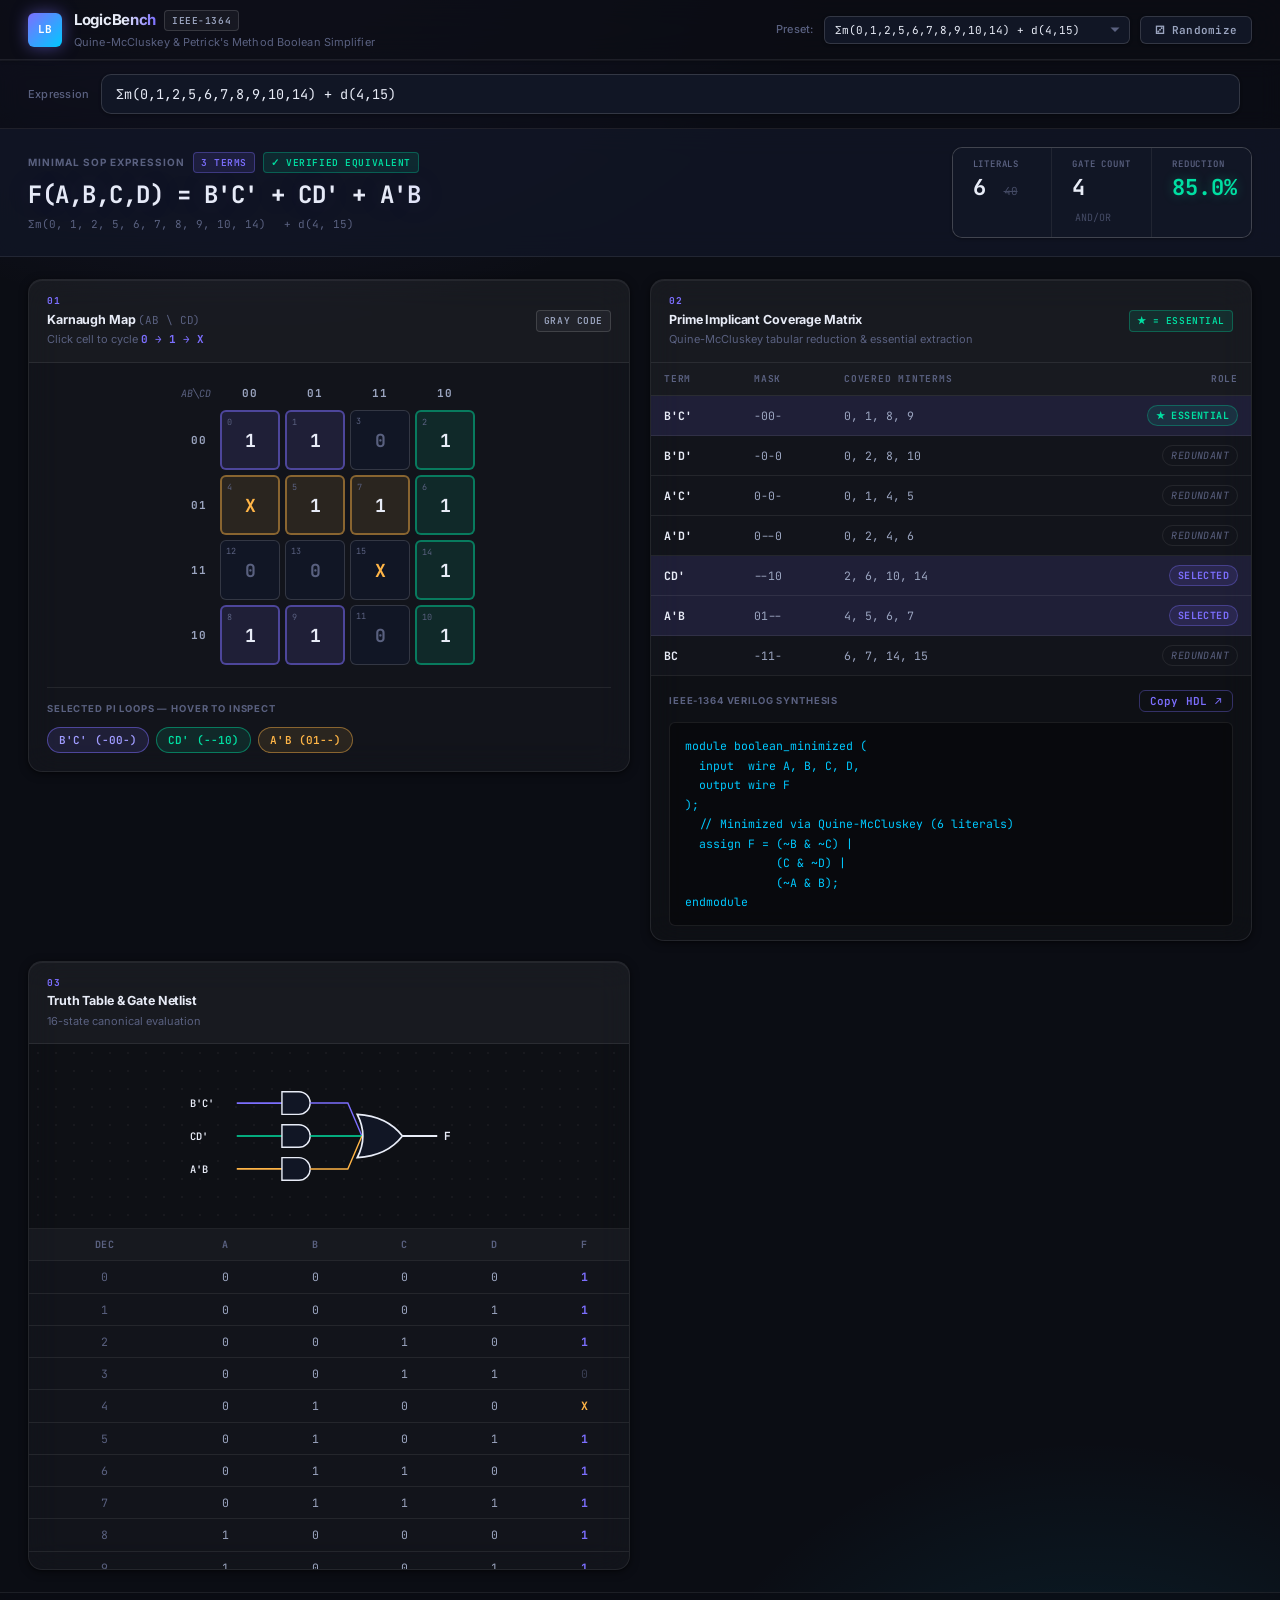
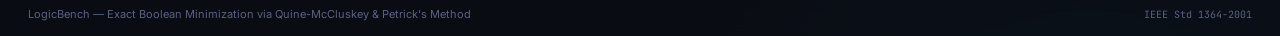
<file: frontend/index.html>
<!DOCTYPE html>
<html lang="en">
<head>
  <meta charset="UTF-8" />
  <meta name="viewport" content="width=device-width, initial-scale=1.0" />
  <title>LogicBench — IEEE-1364 Boolean Minimization Workbench</title>
  <link
    href="https://fonts.googleapis.com/css2?family=Inter:ital,wght@0,300;0,400;0,500;0,600;0,700;1,400&family=JetBrains+Mono:wght@400;500;600&display=swap"
    rel="stylesheet"
  />
  <link rel="stylesheet" href="styles.css" />
</head>

<body>

  <!-- ═══════════════════════════════════════
       Top Navigation Header
  ═══════════════════════════════════════ -->
  <header class="site-header">
    <div class="header-brand">
      <div class="logo-mark">LB</div>
      <div class="header-brand-text">
        <div style="display:flex;align-items:center;gap:8px;">
          <h1>LogicBench</h1>
          <span class="chip mono">IEEE-1364</span>
        </div>
        <p class="subtitle">Quine-McCluskey &amp; Petrick's Method Boolean Simplifier</p>
      </div>
    </div>

    <div class="header-controls">
      <label class="label-sm" for="presetSelect">Preset:</label>
      <select id="presetSelect" class="ctrl-select mono">
        <option value="default">Σm(0,1,2,5,6,7,8,9,10,14) + d(4,15)</option>
        <option value="bcd7">BCD 7-Segment 'a' Decoder</option>
        <option value="prime">4-Bit Prime Detector Σm(2,3,5,7,11,13)</option>
        <option value="xor">4-Bit Odd Parity Checker</option>
        <option value="clear">Clear All (0)</option>
      </select>
      <button id="randomBtn" class="ctrl-btn">⚂ Randomize</button>
    </div>
  </header>


  <!-- Expression input -->
  <section class="expr-bar">
    <label for="exprInput" class="label-sm">Expression</label>
    <input id="exprInput" class="expr-input mono" type="text" autocomplete="off" spellcheck="false"
      placeholder="A'B + C(D ^ A)    or    Σm(1,3,7) + d(5)" aria-describedby="exprStatus" />
    <span id="exprStatus" class="expr-status mono" role="status" aria-live="polite"></span>
  </section>

  <!-- ═══════════════════════════════════════
       Result Ribbon — Minimal SOP & KPIs
  ═══════════════════════════════════════ -->
  <section class="result-ribbon">

    <!-- SOP Expression -->
    <div>
      <div class="ribbon-label">
        Minimal SOP Expression
        <span id="epiCountBadge" class="chip accent mono">3 Terms</span>
        <span id="verifyBadge" class="chip green mono"></span>
      </div>
      <div id="sopOutput" class="sop-output mono has-result">
        F(A,B,C,D) = B'C' + A'B + CD'
      </div>
      <div class="ribbon-meta">
        <span id="mintermSummary">Σm(0, 1, 2, 5, 6, 7, 8, 9, 10, 14)</span>
        <span id="dontCareSummary">+ d(4, 15)</span>
      </div>
    </div>

    <!-- Hardware KPI tiles -->
    <div class="kpi-row">
      <div class="kpi-tile">
        <div class="kpi-label">Literals</div>
        <div class="kpi-value mono">
          <span id="minLiterals">6</span>
          <span id="canonLiterals" class="kpi-strikeout">40</span>
        </div>
      </div>
      <div class="kpi-tile">
        <div class="kpi-label">Gate Count</div>
        <div class="kpi-value mono">
          <span id="gateCount">4</span>
          <span class="kpi-strikeout" style="font-size:10px;color:var(--text-muted);text-decoration:none;margin-left:3px;">AND/OR</span>
        </div>
      </div>
      <div class="kpi-tile">
        <div class="kpi-label">Reduction</div>
        <div class="kpi-value green mono" id="reductionPct">85.0%</div>
      </div>
    </div>

  </section>


  <!-- ═══════════════════════════════════════
       Main 3-Column Workbench
  ═══════════════════════════════════════ -->
  <main class="workbench">

    <!-- ─── LEFT: Interactive Karnaugh Map ─── -->
    <div class="panel">
      <div class="panel-header">
        <div>
          <div class="panel-index">01</div>
          <div class="panel-title">Karnaugh Map <span class="mono" style="font-weight:400;font-size:11px;color:var(--text-muted);">(AB \ CD)</span></div>
          <div class="panel-subtitle">Click cell to cycle <span class="mono" style="font-weight:700;color:var(--accent);">0 → 1 → X</span></div>
        </div>
        <span class="chip mono">Gray Code</span>
      </div>

      <!-- K-Map grid container (built by JS) -->
      <div class="kmap-wrapper">
        <div id="kmapContainer" class="kmap-grid">
          <!-- Column header row injected by JS -->
        </div>
      </div>

      <!-- Prime Implicant loop pills -->
      <div class="pi-pills-section">
        <div class="pi-pills-label">Selected PI Loops — hover to inspect</div>
        <div id="piPills" class="pi-pills-wrap"></div>
      </div>
    </div>


    <!-- ─── CENTER: QM Coverage Matrix + Verilog ─── -->
    <div class="panel" style="display:flex;flex-direction:column;">
      <div class="panel-header">
        <div>
          <div class="panel-index">02</div>
          <div class="panel-title">Prime Implicant Coverage Matrix</div>
          <div class="panel-subtitle">Quine-McCluskey tabular reduction &amp; essential extraction</div>
        </div>
        <span class="chip green mono">★ = Essential</span>
      </div>

      <!-- PI table -->
      <div style="overflow-x:auto;flex:1;">
        <table class="pi-table">
          <thead>
            <tr>
              <th>Term</th>
              <th>Mask</th>
              <th>Covered Minterms</th>
              <th>Role</th>
            </tr>
          </thead>
          <tbody id="piTableBody"></tbody>
        </table>
      </div>

      <!-- Verilog HDL -->
      <div class="verilog-section">
        <div class="verilog-toolbar">
          <span class="verilog-label">IEEE-1364 Verilog Synthesis</span>
          <button id="copyVerilogBtn" class="copy-btn">Copy HDL ↗</button>
        </div>
        <pre id="verilogCode" class="verilog-pre"></pre>
      </div>
    </div>


    <!-- ─── RIGHT: Gate Schematic + Truth Table ─── -->
    <div class="panel" style="display:flex;flex-direction:column;">
      <div class="panel-header">
        <div>
          <div class="panel-index">03</div>
          <div class="panel-title">Truth Table &amp; Gate Netlist</div>
          <div class="panel-subtitle">16-state canonical evaluation</div>
        </div>
      </div>

      <!-- Gate schematic -->
      <div class="schematic-area">
        <svg id="schematicSvg" viewBox="0 0 320 170" style="width:100%;max-height:160px;"></svg>
      </div>

      <!-- Truth table -->
      <div style="flex:1;overflow-y:auto;max-height:340px;">
        <table class="truth-table">
          <thead>
            <tr>
              <th>Dec</th>
              <th>A</th>
              <th>B</th>
              <th>C</th>
              <th>D</th>
              <th>F</th>
            </tr>
          </thead>
          <tbody id="truthTableBody"></tbody>
        </table>
      </div>
    </div>

  </main>


  <!-- ═══════════════════════════════════════
       Footer
  ═══════════════════════════════════════ -->
  <footer class="site-footer">
    <span class="footer-text">
      LogicBench &mdash; Exact Boolean Minimization via Quine-McCluskey &amp; Petrick's Method
    </span>
    <span class="footer-text mono" style="font-size:10px;">IEEE Std 1364-2001</span>
  </footer>


  <script src="app.js"></script>
</body>
</html>
</file>
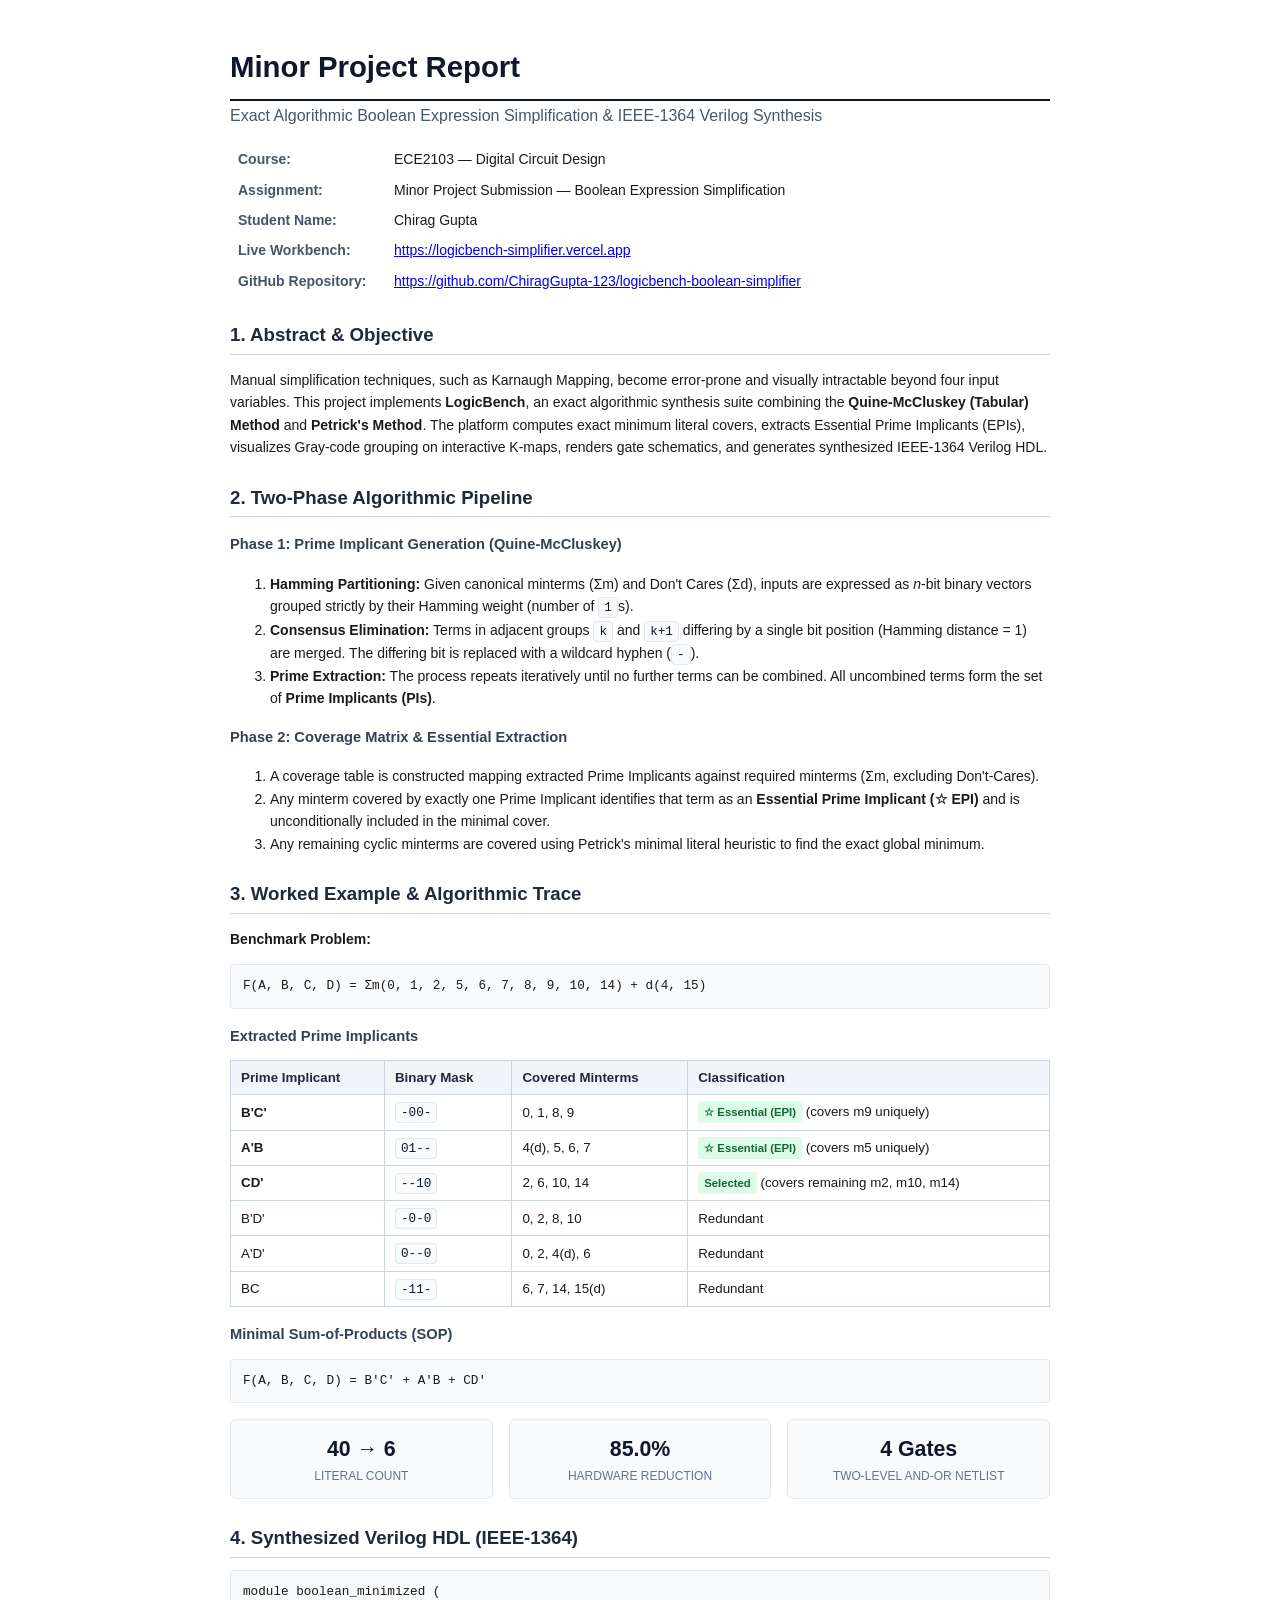
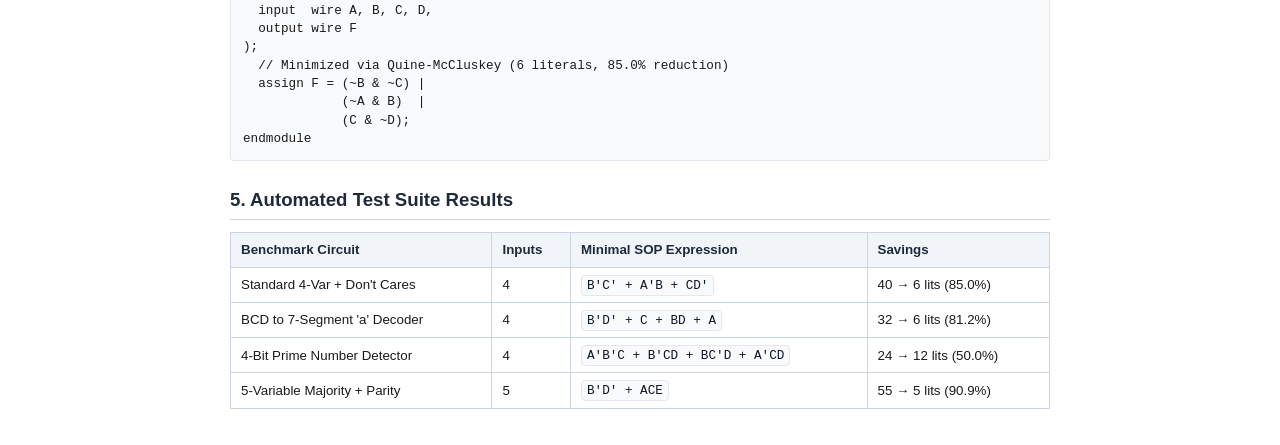
<file: docs/project_report.html>
<!DOCTYPE html>
<html lang="en">
<head>
<meta charset="UTF-8">
<title>Minor Project Report — LogicBench Boolean Simplifier</title>
<style>
  @page { margin: 20mm 18mm; size: A4; }
  body {
    font-family: 'Segoe UI', -apple-system, BlinkMacSystemFont, Roboto, Helvetica, Arial, sans-serif;
    color: #1a1a1a;
    line-height: 1.6;
    max-width: 820px;
    margin: 0 auto;
    padding: 24px;
    background: #fff;
  }
  h1 { font-size: 22pt; margin-bottom: 4px; color: #0f172a; border-bottom: 2px solid #0f172a; padding-bottom: 8px; }
  .meta-table { width: 100%; border-collapse: collapse; margin-bottom: 24px; font-size: 10.5pt; }
  .meta-table td { padding: 4px 8px; }
  .meta-table td:first-child { font-weight: bold; width: 140px; color: #475569; }
  h2 { font-size: 14pt; margin-top: 24px; margin-bottom: 8px; color: #1e293b; border-bottom: 1px solid #cbd5e1; padding-bottom: 4px; }
  h3 { font-size: 11pt; margin-top: 16px; margin-bottom: 6px; color: #334155; }
  p, li { font-size: 10.5pt; }
  code, pre { font-family: 'Courier New', Courier, monospace; background: #f8fafc; border: 1px solid #e2e8f0; border-radius: 4px; }
  code { padding: 2px 5px; font-size: 9.5pt; color: #0f172a; }
  pre { padding: 12px; font-size: 9.5pt; overflow-x: auto; line-height: 1.45; }
  table.data-table { width: 100%; border-collapse: collapse; margin: 12px 0; font-size: 10pt; }
  table.data-table th, table.data-table td { border: 1px solid #cbd5e1; padding: 6px 10px; text-align: left; }
  table.data-table th { background: #f1f5f9; font-weight: 600; color: #1e293b; }
  .badge { display: inline-block; padding: 2px 6px; font-size: 8.5pt; font-weight: bold; border-radius: 3px; background: #dcfce7; color: #166534; }
  .kpi-box { display: flex; gap: 16px; margin: 16px 0; }
  .kpi-card { flex: 1; padding: 12px; background: #f8fafc; border: 1px solid #e2e8f0; border-radius: 6px; text-align: center; }
  .kpi-card .num { font-size: 16pt; font-weight: bold; color: #0f172a; }
  .kpi-card .lbl { font-size: 9pt; color: #64748b; text-transform: uppercase; }
  @media print {
    body { padding: 0; }
    .no-print { display: none; }
  }
</style>
</head>
<body>

<h1>Minor Project Report</h1>
<p style="font-size: 12pt; color: #475569; margin-top: -2px; margin-bottom: 16px;">Exact Algorithmic Boolean Expression Simplification &amp; IEEE-1364 Verilog Synthesis</p>

<table class="meta-table">
  <tr><td>Course:</td><td>ECE2103 — Digital Circuit Design</td></tr>
  <tr><td>Assignment:</td><td>Minor Project Submission — Boolean Expression Simplification</td></tr>
  <tr><td>Student Name:</td><td>Chirag Gupta</td></tr>
  <tr><td>Live Workbench:</td><td><a href="https://logicbench-simplifier.vercel.app">https://logicbench-simplifier.vercel.app</a></td></tr>
  <tr><td>GitHub Repository:</td><td><a href="https://github.com/ChiragGupta-123/logicbench-boolean-simplifier">https://github.com/ChiragGupta-123/logicbench-boolean-simplifier</a></td></tr>
</table>

<h2>1. Abstract &amp; Objective</h2>
<p>
Manual simplification techniques, such as Karnaugh Mapping, become error-prone and visually intractable beyond four input variables. This project implements <strong>LogicBench</strong>, an exact algorithmic synthesis suite combining the <strong>Quine-McCluskey (Tabular) Method</strong> and <strong>Petrick's Method</strong>. The platform computes exact minimum literal covers, extracts Essential Prime Implicants (EPIs), visualizes Gray-code grouping on interactive K-maps, renders gate schematics, and generates synthesized IEEE-1364 Verilog HDL.
</p>

<h2>2. Two-Phase Algorithmic Pipeline</h2>
<h3>Phase 1: Prime Implicant Generation (Quine-McCluskey)</h3>
<ol>
  <li><strong>Hamming Partitioning:</strong> Given canonical minterms (&Sigma;m) and Don't Cares (&Sigma;d), inputs are expressed as <em>n</em>-bit binary vectors grouped strictly by their Hamming weight (number of <code>1</code>s).</li>
  <li><strong>Consensus Elimination:</strong> Terms in adjacent groups <code>k</code> and <code>k+1</code> differing by a single bit position (Hamming distance = 1) are merged. The differing bit is replaced with a wildcard hyphen (<code>-</code>).</li>
  <li><strong>Prime Extraction:</strong> The process repeats iteratively until no further terms can be combined. All uncombined terms form the set of <strong>Prime Implicants (PIs)</strong>.</li>
</ol>

<h3>Phase 2: Coverage Matrix &amp; Essential Extraction</h3>
<ol>
  <li>A coverage table is constructed mapping extracted Prime Implicants against required minterms (&Sigma;m, excluding Don't-Cares).</li>
  <li>Any minterm covered by exactly one Prime Implicant identifies that term as an <strong>Essential Prime Implicant (&star; EPI)</strong> and is unconditionally included in the minimal cover.</li>
  <li>Any remaining cyclic minterms are covered using Petrick's minimal literal heuristic to find the exact global minimum.</li>
</ol>

<h2>3. Worked Example &amp; Algorithmic Trace</h2>
<p><strong>Benchmark Problem:</strong></p>
<pre>F(A, B, C, D) = &Sigma;m(0, 1, 2, 5, 6, 7, 8, 9, 10, 14) + d(4, 15)</pre>

<h3>Extracted Prime Implicants</h3>
<table class="data-table">
  <thead>
    <tr><th>Prime Implicant</th><th>Binary Mask</th><th>Covered Minterms</th><th>Classification</th></tr>
  </thead>
  <tbody>
    <tr><td><strong>B'C'</strong></td><td><code>-00-</code></td><td>0, 1, 8, 9</td><td><span class="badge">&star; Essential (EPI)</span> (covers m9 uniquely)</td></tr>
    <tr><td><strong>A'B</strong></td><td><code>01--</code></td><td>4(d), 5, 6, 7</td><td><span class="badge">&star; Essential (EPI)</span> (covers m5 uniquely)</td></tr>
    <tr><td><strong>CD'</strong></td><td><code>--10</code></td><td>2, 6, 10, 14</td><td><span class="badge">Selected</span> (covers remaining m2, m10, m14)</td></tr>
    <tr><td>B'D'</td><td><code>-0-0</code></td><td>0, 2, 8, 10</td><td>Redundant</td></tr>
    <tr><td>A'D'</td><td><code>0--0</code></td><td>0, 2, 4(d), 6</td><td>Redundant</td></tr>
    <tr><td>BC</td><td><code>-11-</code></td><td>6, 7, 14, 15(d)</td><td>Redundant</td></tr>
  </tbody>
</table>

<h3>Minimal Sum-of-Products (SOP)</h3>
<pre>F(A, B, C, D) = B'C' + A'B + CD'</pre>

<div class="kpi-box">
  <div class="kpi-card">
    <div class="num">40 &rarr; 6</div>
    <div class="lbl">Literal Count</div>
  </div>
  <div class="kpi-card">
    <div class="num">85.0%</div>
    <div class="lbl">Hardware Reduction</div>
  </div>
  <div class="kpi-card">
    <div class="num">4 Gates</div>
    <div class="lbl">Two-Level AND-OR Netlist</div>
  </div>
</div>

<h2>4. Synthesized Verilog HDL (IEEE-1364)</h2>
<pre>
module boolean_minimized (
  input  wire A, B, C, D,
  output wire F
);
  // Minimized via Quine-McCluskey (6 literals, 85.0% reduction)
  assign F = (~B &amp; ~C) |
             (~A &amp; B)  |
             (C &amp; ~D);
endmodule
</pre>

<h2>5. Automated Test Suite Results</h2>
<table class="data-table">
  <thead>
    <tr><th>Benchmark Circuit</th><th>Inputs</th><th>Minimal SOP Expression</th><th>Savings</th></tr>
  </thead>
  <tbody>
    <tr><td>Standard 4-Var + Don't Cares</td><td>4</td><td><code>B'C' + A'B + CD'</code></td><td>40 &rarr; 6 lits (85.0%)</td></tr>
    <tr><td>BCD to 7-Segment 'a' Decoder</td><td>4</td><td><code>B'D' + C + BD + A</code></td><td>32 &rarr; 6 lits (81.2%)</td></tr>
    <tr><td>4-Bit Prime Number Detector</td><td>4</td><td><code>A'B'C + B'CD + BC'D + A'CD</code></td><td>24 &rarr; 12 lits (50.0%)</td></tr>
    <tr><td>5-Variable Majority + Parity</td><td>5</td><td><code>B'D' + ACE</code></td><td>55 &rarr; 5 lits (90.9%)</td></tr>
  </tbody>
</table>

</body>
</html>
</file>
<file: frontend/styles.css>
/* =========================================================
   LogicBench — Upgraded UI  ·  Dark Glass Theme
   ========================================================= */

@import url('https://fonts.googleapis.com/css2?family=Inter:ital,wght@0,300;0,400;0,500;0,600;0,700;1,400&family=JetBrains+Mono:wght@400;500;600&display=swap');

/* ---------- Reset & Base ---------- */
*, *::before, *::after { box-sizing: border-box; margin: 0; padding: 0; }

:root {
  /* ── Core palette ── */
  --bg:           #0B0D14;
  --bg-mesh:      #0D1020;
  --surface:      rgba(255,255,255,.045);
  --surface-2:    rgba(255,255,255,.028);
  --surface-solid:#111625;
  --border:       rgba(255,255,255,.08);
  --border-2:     rgba(255,255,255,.14);
  --text-primary:   #E8ECF7;
  --text-secondary: #9BA5C0;
  --text-muted:     #5A6180;

  /* ── Accent: electric indigo + cyan ── */
  --accent:        #7C6FFF;
  --accent-2:      #00C9FF;
  --accent-glow:   rgba(124,111,255,.35);
  --accent-light:  rgba(124,111,255,.12);
  --accent-border: rgba(124,111,255,.35);

  /* ── Status colours ── */
  --green:         #00DFA2;
  --green-light:   rgba(0,223,162,.10);
  --green-border:  rgba(0,223,162,.30);
  --amber:         #FFB547;
  --amber-light:   rgba(255,181,71,.10);
  --amber-border:  rgba(255,181,71,.30);
  --red:           #FF5A6E;

  /* ── Loop highlight colours ── */
  --loop-0-bg: rgba(124,111,255,.13); --loop-0-bd: rgba(124,111,255,.5); --loop-0-tx: #A09CFF;
  --loop-1-bg: rgba(0,223,162,.10);   --loop-1-bd: rgba(0,223,162,.45);  --loop-1-tx: #00DFA2;
  --loop-2-bg: rgba(255,181,71,.10);  --loop-2-bd: rgba(255,181,71,.45); --loop-2-tx: #FFB547;
  --loop-3-bg: rgba(255,90,110,.10);  --loop-3-bd: rgba(255,90,110,.45); --loop-3-tx: #FF7A8A;
  --loop-4-bg: rgba(0,201,255,.10);   --loop-4-bd: rgba(0,201,255,.40);  --loop-4-tx: #00C9FF;

  /* ── Radii & shadows ── */
  --radius-sm: 6px;
  --radius:    10px;
  --radius-lg: 14px;
  --shadow-xs: 0 1px 3px rgba(0,0,0,.35);
  --shadow-sm: 0 2px 10px rgba(0,0,0,.45), 0 1px 3px rgba(0,0,0,.3);
  --shadow:    0 8px 32px rgba(0,0,0,.55), 0 2px 8px rgba(0,0,0,.35);
  --glow:      0 0 24px var(--accent-glow);
}

html { font-size: 15px; }

body {
  font-family: 'Inter', -apple-system, BlinkMacSystemFont, sans-serif;
  background: var(--bg);
  background-image:
    radial-gradient(ellipse 80% 50% at 20% -10%, rgba(124,111,255,.18) 0%, transparent 60%),
    radial-gradient(ellipse 60% 40% at 85% 110%, rgba(0,201,255,.12) 0%, transparent 55%);
  color: var(--text-primary);
  line-height: 1.5;
  min-height: 100vh;
  display: flex;
  flex-direction: column;
  -webkit-font-smoothing: antialiased;
}

.mono { font-family: 'JetBrains Mono', 'Fira Mono', monospace; }

/* ---------- Scrollbars ---------- */
::-webkit-scrollbar { width: 5px; height: 5px; }
::-webkit-scrollbar-track { background: transparent; }
::-webkit-scrollbar-thumb { background: var(--border-2); border-radius: 99px; }
::-webkit-scrollbar-thumb:hover { background: var(--accent); }

/* =========================================================
   HEADER
   ========================================================= */
.site-header {
  background: rgba(11,13,20,.82);
  backdrop-filter: blur(20px);
  -webkit-backdrop-filter: blur(20px);
  border-bottom: 1px solid var(--border);
  padding: 0 28px;
  height: 60px;
  display: flex;
  align-items: center;
  justify-content: space-between;
  gap: 16px;
  position: sticky;
  top: 0;
  z-index: 100;
  box-shadow: 0 1px 0 rgba(255,255,255,.05), var(--shadow-xs);
}

.logo-mark {
  width: 34px;
  height: 34px;
  background: linear-gradient(135deg, var(--accent) 0%, var(--accent-2) 100%);
  color: #fff;
  display: flex;
  align-items: center;
  justify-content: center;
  font-family: 'JetBrains Mono', monospace;
  font-size: 11px;
  font-weight: 700;
  letter-spacing: .03em;
  border-radius: var(--radius-sm);
  flex-shrink: 0;
  box-shadow: 0 0 16px rgba(124,111,255,.5);
}

.header-brand { display: flex; align-items: center; gap: 12px; }
.header-brand-text h1 {
  font-size: 15px;
  font-weight: 700;
  letter-spacing: -.02em;
  background: linear-gradient(90deg, var(--text-primary) 60%, var(--accent));
  -webkit-background-clip: text;
  -webkit-text-fill-color: transparent;
  background-clip: text;
}

.chip {
  display: inline-flex;
  align-items: center;
  font-family: 'JetBrains Mono', monospace;
  font-size: 9.5px;
  font-weight: 600;
  letter-spacing: .06em;
  padding: 2px 7px;
  border-radius: 4px;
  background: var(--surface);
  border: 1px solid var(--border-2);
  color: var(--text-secondary);
  line-height: 1.6;
  user-select: none;
  text-transform: uppercase;
}
.chip.accent {
  background: var(--accent-light);
  border-color: var(--accent-border);
  color: var(--accent);
}
.chip.green  {
  background: var(--green-light);
  border-color: var(--green-border);
  color: var(--green);
}

.subtitle { font-size: 11px; color: var(--text-muted); margin-top: 2px; letter-spacing: .01em; }

.header-controls { display: flex; align-items: center; gap: 10px; flex-wrap: wrap; }

.label-sm {
  font-size: 11px;
  font-weight: 500;
  color: var(--text-muted);
  white-space: nowrap;
  letter-spacing: .02em;
}

select.ctrl-select {
  font-family: 'JetBrains Mono', monospace;
  font-size: 11px;
  color: var(--text-primary);
  background: var(--surface-solid);
  border: 1px solid var(--border-2);
  border-radius: var(--radius-sm);
  padding: 6px 28px 6px 10px;
  appearance: none;
  -webkit-appearance: none;
  background-image: url("data:image/svg+xml,%3Csvg xmlns='http://www.w3.org/2000/svg' width='12' height='12' viewBox='0 0 12 12'%3E%3Cpath fill='%235A6180' d='M6 8L1.5 3.5h9z'/%3E%3C/svg%3E");
  background-repeat: no-repeat;
  background-position: right 8px center;
  cursor: pointer;
  outline: none;
  transition: border-color .15s, box-shadow .15s;
  box-shadow: var(--shadow-xs);
}
select.ctrl-select:focus {
  border-color: var(--accent);
  box-shadow: 0 0 0 3px var(--accent-light);
}

button.ctrl-btn {
  font-family: 'JetBrains Mono', monospace;
  font-size: 11px;
  font-weight: 600;
  color: var(--text-secondary);
  background: var(--surface-solid);
  border: 1px solid var(--border-2);
  border-radius: var(--radius-sm);
  padding: 6px 14px;
  cursor: pointer;
  outline: none;
  transition: border-color .15s, background .15s, color .15s, box-shadow .15s;
  box-shadow: var(--shadow-xs);
  white-space: nowrap;
  letter-spacing: .02em;
}
button.ctrl-btn:hover {
  border-color: var(--accent);
  color: var(--accent);
  background: var(--accent-light);
  box-shadow: 0 0 10px var(--accent-glow);
}

/* =========================================================
   EXPRESSION BAR
   ========================================================= */
.expr-bar {
  display: flex;
  align-items: center;
  gap: 12px;
  padding: 14px 28px;
  background: rgba(11,13,20,.60);
  backdrop-filter: blur(10px);
  border-bottom: 1px solid var(--border);
  flex-wrap: wrap;
}

.expr-input {
  flex: 1 1 320px;
  min-width: 0;
  padding: 10px 14px;
  font-family: 'JetBrains Mono', monospace;
  font-size: 13.5px;
  color: var(--text-primary);
  background: var(--surface-solid);
  border: 1px solid var(--border-2);
  border-radius: var(--radius);
  box-shadow: var(--shadow-xs);
  outline: none;
  transition: border-color .15s, box-shadow .15s;
  caret-color: var(--accent);
}
.expr-input::placeholder { color: var(--text-muted); }
.expr-input:focus {
  border-color: var(--accent);
  box-shadow: 0 0 0 3px var(--accent-light), 0 0 16px rgba(124,111,255,.2);
}
.expr-input.invalid {
  border-color: var(--red);
  box-shadow: 0 0 0 3px rgba(255,90,110,.12);
}

.expr-status { font-size: 11.5px; color: var(--text-muted); font-family: 'JetBrains Mono', monospace; }
.expr-status.error { color: var(--red); }

/* =========================================================
   RESULT RIBBON
   ========================================================= */
.result-ribbon {
  background: rgba(17,22,37,.85);
  backdrop-filter: blur(14px);
  border-bottom: 1px solid var(--border);
  padding: 18px 28px;
  display: grid;
  grid-template-columns: 1fr auto;
  gap: 24px;
  align-items: center;
}
@media (max-width: 768px) { .result-ribbon { grid-template-columns: 1fr; } }

.ribbon-label {
  font-size: 10px;
  font-weight: 700;
  letter-spacing: .10em;
  text-transform: uppercase;
  color: var(--text-muted);
  display: flex;
  align-items: center;
  gap: 8px;
  margin-bottom: 7px;
}

.sop-output {
  font-family: 'JetBrains Mono', monospace;
  font-size: 24px;
  font-weight: 700;
  letter-spacing: -.02em;
  color: var(--text-primary);
  line-height: 1.25;
  word-break: break-all;
  text-shadow: 0 0 32px rgba(124,111,255,.18);
}

.ribbon-meta {
  font-family: 'JetBrains Mono', monospace;
  font-size: 11px;
  color: var(--text-muted);
  display: flex;
  flex-wrap: wrap;
  gap: 18px;
  margin-top: 6px;
}

/* KPI tiles */
.kpi-row {
  display: flex;
  gap: 1px;
  background: var(--border);
  border: 1px solid var(--border-2);
  border-radius: var(--radius);
  overflow: hidden;
  box-shadow: var(--shadow-xs);
}

.kpi-tile {
  background: var(--surface-solid);
  padding: 10px 20px;
  flex: 1;
  min-width: 86px;
}

.kpi-label {
  font-family: 'JetBrains Mono', monospace;
  font-size: 9px;
  font-weight: 600;
  letter-spacing: .09em;
  text-transform: uppercase;
  color: var(--text-muted);
  white-space: nowrap;
}

.kpi-value {
  font-family: 'JetBrains Mono', monospace;
  font-size: 22px;
  font-weight: 700;
  color: var(--text-primary);
  line-height: 1.2;
  margin-top: 3px;
}

.kpi-value span.kpi-strikeout {
  font-size: 11px;
  font-weight: 400;
  color: var(--text-muted);
  text-decoration: line-through;
  margin-left: 5px;
  opacity: .7;
}

.kpi-value.green { color: var(--green); text-shadow: 0 0 12px rgba(0,223,162,.3); }

/* =========================================================
   MAIN WORKBENCH GRID
   ========================================================= */
.workbench {
  flex: 1;
  display: grid;
  grid-template-columns: 400px 1fr 310px;
  gap: 20px;
  padding: 22px 28px;
  max-width: 1700px;
  width: 100%;
  margin: 0 auto;
  align-items: start;
}

@media (max-width: 1280px) { .workbench { grid-template-columns: 1fr 1fr; } }
@media (max-width: 768px)  { .workbench { grid-template-columns: 1fr; } }

/* =========================================================
   PANELS  (glass card)
   ========================================================= */
.panel {
  background: rgba(255,255,255,.032);
  backdrop-filter: blur(16px);
  -webkit-backdrop-filter: blur(16px);
  border: 1px solid var(--border);
  border-radius: var(--radius-lg);
  overflow: hidden;
  box-shadow: var(--shadow-sm), inset 0 1px 0 rgba(255,255,255,.06);
  transition: box-shadow .2s;
}
.panel:hover {
  box-shadow: var(--shadow), inset 0 1px 0 rgba(255,255,255,.08);
}

.panel-header {
  padding: 14px 18px;
  border-bottom: 1px solid var(--border);
  display: flex;
  align-items: center;
  justify-content: space-between;
  gap: 8px;
  background: rgba(255,255,255,.025);
}

.panel-index {
  font-family: 'JetBrains Mono', monospace;
  font-size: 9.5px;
  font-weight: 700;
  color: var(--accent);
  letter-spacing: .10em;
  margin-bottom: 2px;
  text-transform: uppercase;
}

.panel-title {
  font-size: 12.5px;
  font-weight: 700;
  color: var(--text-primary);
  letter-spacing: -.01em;
}

.panel-subtitle {
  font-size: 11px;
  color: var(--text-muted);
  margin-top: 2px;
}

.panel-body { padding: 16px; }

/* =========================================================
   KARNAUGH MAP
   ========================================================= */
.kmap-wrapper {
  display: flex;
  justify-content: center;
  padding: 22px 16px;
}

.kmap-grid {
  display: grid;
  grid-template-columns: 32px repeat(4, 1fr);
  gap: 5px;
}

.kmap-corner {
  display: flex;
  align-items: flex-end;
  justify-content: flex-end;
  padding-bottom: 4px;
  padding-right: 4px;
  font-family: 'JetBrains Mono', monospace;
  font-size: 10px;
  color: var(--text-muted);
  font-style: italic;
}

.kmap-col-label {
  font-family: 'JetBrains Mono', monospace;
  font-size: 11px;
  font-weight: 700;
  color: var(--text-secondary);
  text-align: center;
  padding-bottom: 4px;
  letter-spacing: .05em;
}

.kmap-row-label {
  font-family: 'JetBrains Mono', monospace;
  font-size: 11px;
  font-weight: 700;
  color: var(--text-secondary);
  display: flex;
  align-items: center;
  justify-content: center;
  letter-spacing: .05em;
}

.kmap-cell {
  position: relative;
  width: 60px;
  height: 60px;
  border: 1.5px solid var(--border-2);
  border-radius: var(--radius-sm);
  background: var(--surface-solid);
  cursor: pointer;
  display: flex;
  flex-direction: column;
  align-items: center;
  justify-content: center;
  transition: border-color .15s, background .15s, transform .1s, box-shadow .15s;
  outline: none;
  user-select: none;
}
.kmap-cell:hover {
  border-color: var(--accent);
  background: var(--accent-light);
  transform: scale(1.06);
  box-shadow: 0 0 10px var(--accent-glow);
}
.kmap-cell:active { transform: scale(.95); }

.kmap-cell-idx {
  position: absolute;
  top: 4px;
  left: 5px;
  font-family: 'JetBrains Mono', monospace;
  font-size: 8.5px;
  color: var(--text-muted);
}

.kmap-cell-val {
  font-family: 'JetBrains Mono', monospace;
  font-size: 18px;
  font-weight: 700;
}

/* loop highlight classes */
.kmap-cell.loop-0 { background: var(--loop-0-bg); border-color: var(--loop-0-bd); border-width: 2px; }
.kmap-cell.loop-1 { background: var(--loop-1-bg); border-color: var(--loop-1-bd); border-width: 2px; }
.kmap-cell.loop-2 { background: var(--loop-2-bg); border-color: var(--loop-2-bd); border-width: 2px; }
.kmap-cell.loop-3 { background: var(--loop-3-bg); border-color: var(--loop-3-bd); border-width: 2px; }
.kmap-cell.loop-4 { background: var(--loop-4-bg); border-color: var(--loop-4-bd); border-width: 2px; }

/* =========================================================
   PI PILLS
   ========================================================= */
.pi-pills-section {
  margin: 0 18px 18px;
  padding-top: 14px;
  border-top: 1px solid var(--border);
}
.pi-pills-label {
  font-size: 9.5px;
  font-weight: 700;
  letter-spacing: .09em;
  text-transform: uppercase;
  color: var(--text-muted);
  margin-bottom: 10px;
}
.pi-pills-wrap { display: flex; flex-wrap: wrap; gap: 7px; }

.pi-pill {
  font-family: 'JetBrains Mono', monospace;
  font-size: 11px;
  font-weight: 600;
  padding: 4px 11px;
  border-radius: 99px;
  border: 1.5px solid;
  cursor: pointer;
  transition: opacity .15s, transform .1s, box-shadow .15s;
  white-space: nowrap;
  letter-spacing: .01em;
}
.pi-pill:hover { opacity: .88; transform: translateY(-2px); box-shadow: 0 4px 14px rgba(0,0,0,.3); }

.pi-pill.loop-0 { background: var(--loop-0-bg); border-color: var(--loop-0-bd); color: var(--loop-0-tx); }
.pi-pill.loop-1 { background: var(--loop-1-bg); border-color: var(--loop-1-bd); color: var(--loop-1-tx); }
.pi-pill.loop-2 { background: var(--loop-2-bg); border-color: var(--loop-2-bd); color: var(--loop-2-tx); }
.pi-pill.loop-3 { background: var(--loop-3-bg); border-color: var(--loop-3-bd); color: var(--loop-3-tx); }
.pi-pill.loop-4 { background: var(--loop-4-bg); border-color: var(--loop-4-bd); color: var(--loop-4-tx); }

/* =========================================================
   PI COVERAGE TABLE
   ========================================================= */
.pi-table { width: 100%; border-collapse: collapse; }

.pi-table thead th {
  padding: 9px 13px;
  font-family: 'JetBrains Mono', monospace;
  font-size: 9.5px;
  font-weight: 700;
  letter-spacing: .08em;
  text-transform: uppercase;
  color: var(--text-muted);
  background: rgba(255,255,255,.025);
  border-bottom: 1px solid var(--border);
  text-align: left;
  white-space: nowrap;
}
.pi-table thead th:last-child { text-align: right; }

.pi-table tbody tr {
  border-bottom: 1px solid var(--border);
  cursor: pointer;
  transition: background .12s;
}
.pi-table tbody tr:last-child { border-bottom: none; }
.pi-table tbody tr:hover { background: rgba(124,111,255,.08); }
.pi-table tbody tr.pi-row-selected { background: rgba(124,111,255,.12); }

.pi-table td {
  padding: 9px 13px;
  font-family: 'JetBrains Mono', monospace;
  font-size: 11.5px;
  color: var(--text-secondary);
  vertical-align: middle;
}
.pi-table td:first-child { font-weight: 700; color: var(--text-primary); }
.pi-table td:last-child { text-align: right; }

.role-badge {
  display: inline-block;
  font-size: 10px;
  font-weight: 700;
  padding: 2px 8px;
  border-radius: 99px;
  border: 1.5px solid;
  white-space: nowrap;
  letter-spacing: .04em;
  text-transform: uppercase;
}
.role-badge.essential { background: var(--green-light);  border-color: var(--green-border);  color: var(--green); }
.role-badge.selected  { background: var(--accent-light); border-color: var(--accent-border); color: var(--accent); }
.role-badge.redundant { background: transparent; border-color: rgba(255,255,255,.08); color: var(--text-muted); font-style: italic; font-weight: 400; }

/* =========================================================
   VERILOG CODE BLOCK
   ========================================================= */
.verilog-section {
  border-top: 1px solid var(--border);
  background: rgba(0,0,0,.2);
  padding: 14px 18px;
}
.verilog-toolbar {
  display: flex;
  align-items: center;
  justify-content: space-between;
  margin-bottom: 10px;
}
.verilog-label {
  font-size: 9.5px;
  font-weight: 700;
  letter-spacing: .09em;
  text-transform: uppercase;
  color: var(--text-muted);
}
.copy-btn {
  font-family: 'JetBrains Mono', monospace;
  font-size: 11px;
  font-weight: 600;
  color: var(--accent);
  background: none;
  border: 1px solid var(--accent-border);
  border-radius: var(--radius-sm);
  padding: 3px 10px;
  cursor: pointer;
  transition: background .12s, box-shadow .12s;
  letter-spacing: .02em;
}
.copy-btn:hover {
  background: var(--accent-light);
  box-shadow: 0 0 10px var(--accent-glow);
}

.verilog-pre {
  font-family: 'JetBrains Mono', monospace;
  font-size: 11.5px;
  color: var(--accent-2);
  background: rgba(0,0,0,.35);
  border: 1px solid var(--border);
  border-radius: var(--radius-sm);
  padding: 13px 15px;
  overflow-x: auto;
  line-height: 1.7;
  tab-size: 2;
}

/* =========================================================
   SCHEMATIC SVG AREA
   ========================================================= */
.schematic-area {
  background: rgba(0,0,0,.2);
  background-image: radial-gradient(rgba(255,255,255,.04) 1px, transparent 1px);
  background-size: 18px 18px;
  display: flex;
  align-items: center;
  justify-content: center;
  min-height: 185px;
  padding: 12px;
  border-bottom: 1px solid var(--border);
}

/* =========================================================
   TRUTH TABLE
   ========================================================= */
.truth-table {
  width: 100%;
  border-collapse: collapse;
  font-family: 'JetBrains Mono', monospace;
  font-size: 11.5px;
  text-align: center;
}
.truth-table thead th {
  padding: 8px 6px;
  font-size: 10px;
  font-weight: 700;
  letter-spacing: .07em;
  text-transform: uppercase;
  color: var(--text-muted);
  background: rgba(255,255,255,.025);
  border-bottom: 1px solid var(--border);
  position: sticky;
  top: 0;
}
.truth-table tbody tr {
  border-bottom: 1px solid var(--border);
  cursor: pointer;
  transition: background .1s;
}
.truth-table tbody tr:last-child { border-bottom: none; }
.truth-table tbody tr:hover { background: rgba(124,111,255,.08); }
.truth-table td { padding: 7px 6px; color: var(--text-secondary); }
.truth-table td:first-child { color: var(--text-muted); }
.truth-table td.f-one  { font-weight: 700; color: var(--accent); }
.truth-table td.f-dc   { font-weight: 700; color: var(--amber); }
.truth-table td.f-zero { color: var(--text-muted); opacity: .55; }

/* =========================================================
   FOOTER
   ========================================================= */
.site-footer {
  border-top: 1px solid var(--border);
  padding: 13px 28px;
  display: flex;
  align-items: center;
  justify-content: space-between;
  gap: 16px;
  background: rgba(11,13,20,.7);
  backdrop-filter: blur(10px);
}
.footer-text {
  font-size: 11px;
  color: var(--text-muted);
}
.footer-text a {
  color: var(--text-secondary);
  text-decoration: none;
  font-weight: 500;
}
.footer-text a:hover { color: var(--accent); text-decoration: underline; }

/* =========================================================
   FOCUS STATES  (accessibility)
   ========================================================= */
.kmap-cell:focus-visible,
.pi-pill:focus-visible,
.truth-table tr:focus-visible {
  outline: 2px solid var(--accent);
  outline-offset: 2px;
}

/* =========================================================
   ANIMATED GRADIENT SHIMMER on SOP output (optional flair)
   ========================================================= */
@keyframes shimmer {
  0%   { background-position: 0% 50%; }
  100% { background-position: 200% 50%; }
}
.sop-output.has-result {
  background: linear-gradient(90deg,
    var(--text-primary) 20%,
    var(--accent) 50%,
    var(--accent-2) 70%,
    var(--text-primary) 90%);
  background-size: 200% auto;
  -webkit-background-clip: text;
  -webkit-text-fill-color: transparent;
  background-clip: text;
  animation: shimmer 4s linear infinite;
}
</file>
